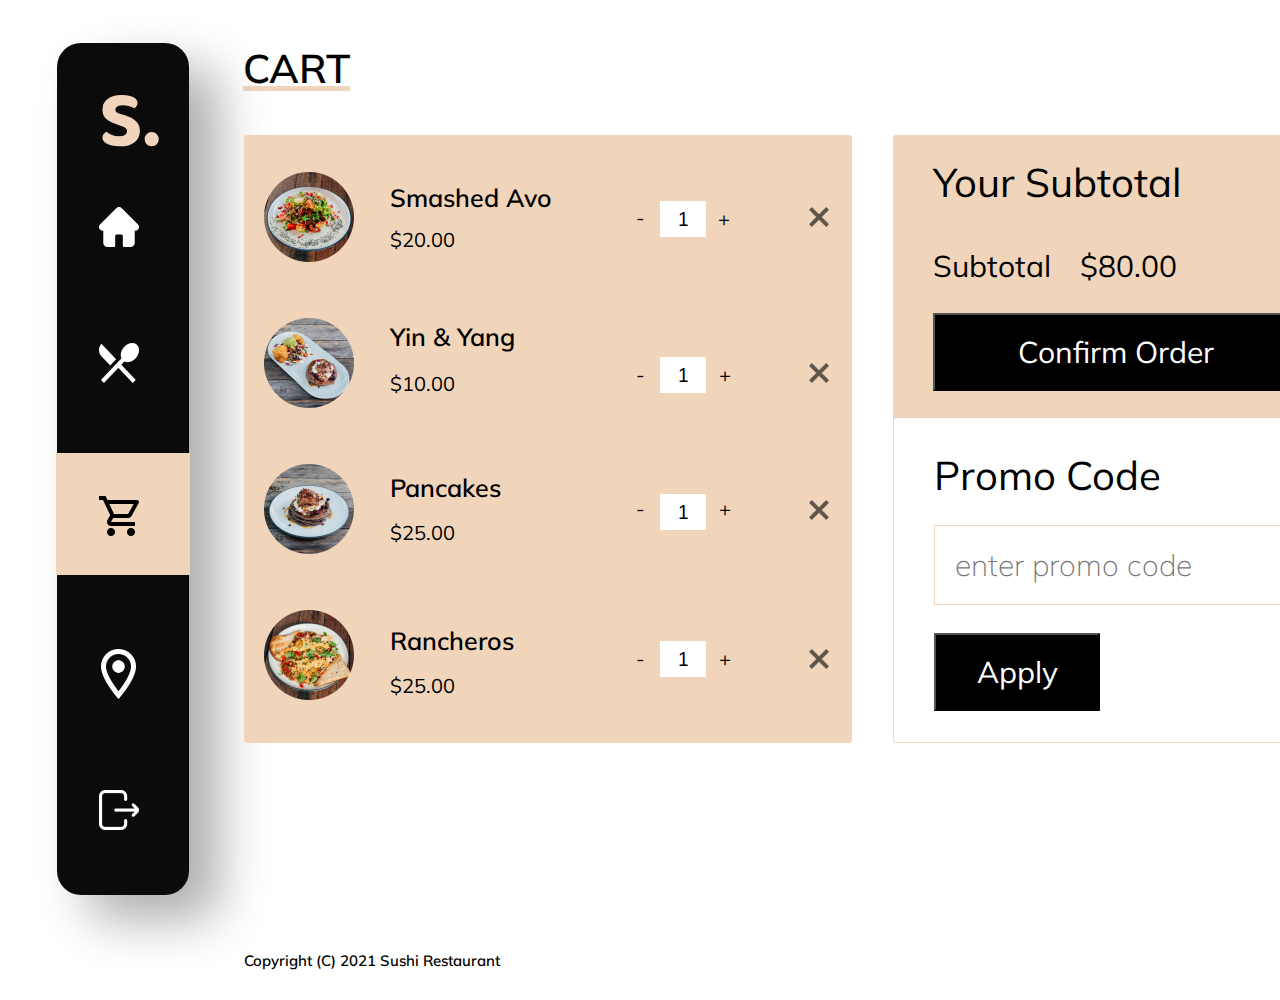
<file: cart.html>
<!DOCTYPE html>
<html lang="en">
<head>
    <meta charset="UTF-8">
    <meta http-equiv="X-UA-Compatible" content="IE=edge">
    <meta name="viewport" content="width=device-width, initial-scale=1.0">

    <!--My CSS-->
    <link rel="stylesheet" href="cart/style.css">

    <title>Your Sushi Cart (SH-IT_Task2)</title>
</head>
<body>
    <main class="container">
        <div>
            <header>
                <div>CART</div>
            </header>
        </div>

        <section class="menu">
            <div class="icon1">
                <h1>S.</h1>
            </div>

            <div class="icon2">
                <a href="index.html"><img src="images/Vector.png" alt="Homepage"></a>
            </div>

            <div class="icon3">
                <a href="menu.html"><img src="images/restaurant_menu_24px_2.png" alt="Menu"></a>
            </div>

            <div class="icon4">
                <div class="highlight">
                    <a href="cart.html"><img src="images/shopping_cart_24px_2.png" alt="Your Cart"></a>
                </div>
            </div>

            <div class="icon5">
                <a href="#"><img src="images/place_24px.png" alt="Maps"></a>
            </div>

            <div class="icon6">
                <a href="#"><img src="images/Group 7.png" alt="Log Out"></a>
            </div>
            </section>

            <section class="cart-items">
                <div class="cart-catalogue">
                    <div class="Smashed-Avo">
                        <img src="images/Ellipse 5.png">
                        
                        <div class="price">
                            <tag>Smashed Avo</tag>
                            <p>$20.00</p>
                        </div>

                        <div class="quantity">
                            <div></div>
                            <p id="one">1</p>
                            <p id="minus">-</p>
                            <p id="plus">+</p>
                        </div>

                        <div class="cancel">
                            <img src="images/Path.png">
                        </div>
                    </div>

                    <div class="Yin-Yang">
                        <img src="images/Ellipse 6.png">
                        
                        <div class="price">
                            <tag>Yin & Yang</tag>
                            <p>$10.00</p>
                        </div>

                        <div class="quantity">
                            <div></div>
                            <p id="one">1</p>
                            <p id="minus">-</p>
                            <p id="plus">+</p>
                        </div>

                        <div class="cancel">
                            <img src="images/Path.png">
                        </div>
                    </div>

                    <div class="Pancakes">
                        <img src="images/Ellipse 7.png">
                        
                        <div class="price">
                            <tag>Pancakes</tag>
                            <p>$25.00</p>
                        </div>

                        <div class="quantity">
                            <div></div>
                            <p id="one">1</p>
                            <p id="minus">-</p>
                            <p id="plus">+</p>
                        </div>

                        <div class="cancel">
                            <img src="images/Path.png">
                        </div>
                    </div>

                    <div class="Ranchero">
                        <img src="images/Ellipse 8.png">
                        
                        <div class="price">
                            <tag>Rancheros</tag>
                            <p>$25.00</p>
                        </div>

                        <div class="quantity">
                            <div></div>
                            <p id="one">1</p>
                            <p id="minus">-</p>
                            <p id="plus">+</p>
                        </div>

                        <div class="cancel">
                            <img src="images/Path.png">
                        </div>
                    </div>
                </div>

                <div class="subtotal">
                    <h1>Your Subtotal</h1>
                    <div class="order"><p id="text">Subtotal</p> <p id="dollar">$80.00</p></div>
                    <button>Confirm Order</button>
                </div>

                <div class="promocode">
                    <h1>Promo Code</h1>
                        <form>
                            <input class="order" type="text" placeholder="enter promo code">
                        </form>
                    <button>Apply</button>
                </div>
            </section>

            <footer>Copyright (C) 2021 Sushi Restaurant</footer>
    </main>
</body>
</html>
</file>
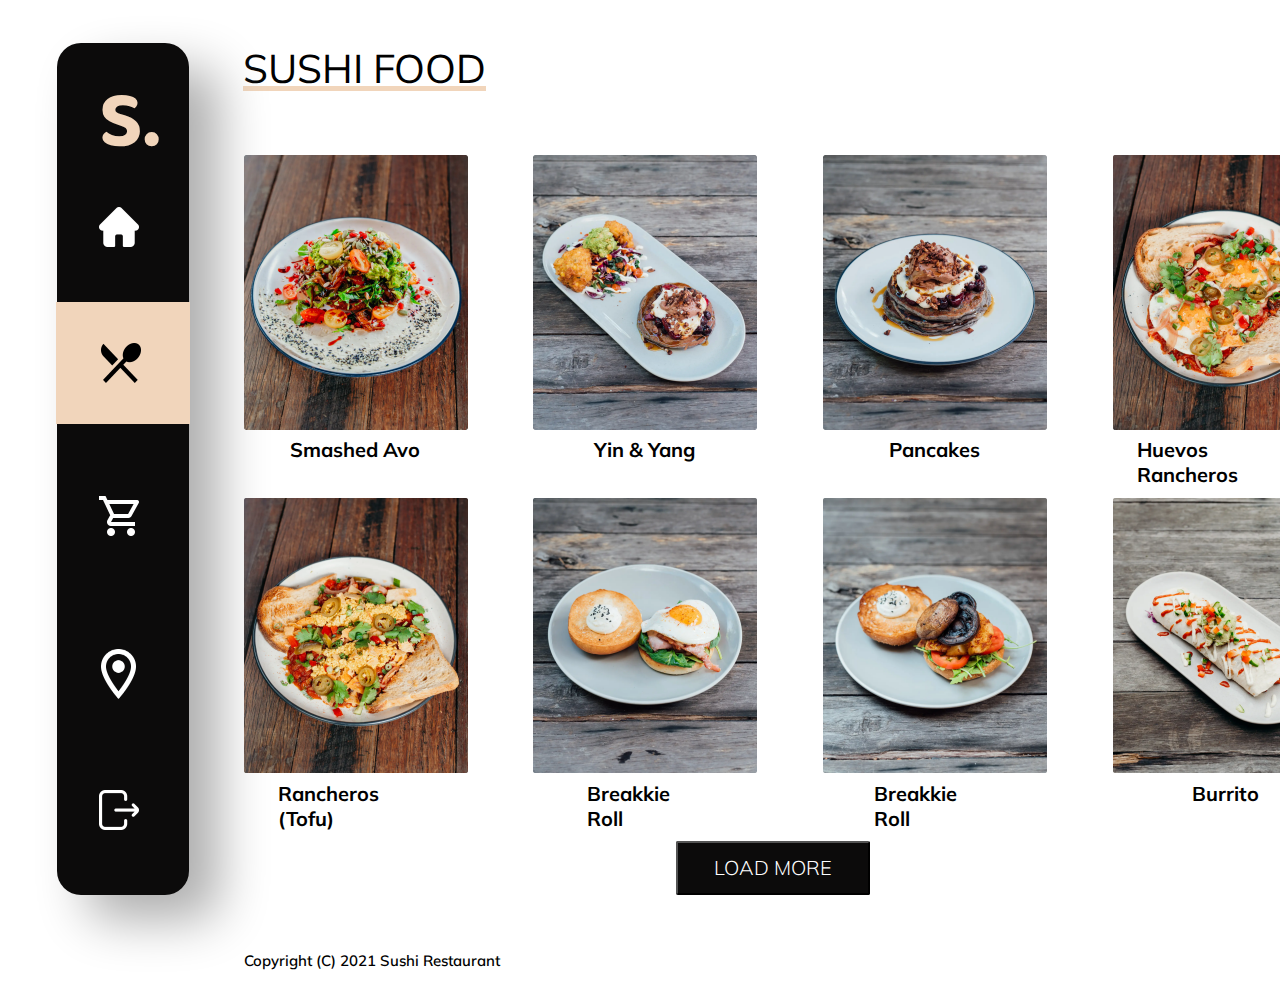
<file: menu.html>
<!DOCTYPE html>
<html lang="en">
<head>
    <meta charset="UTF-8">
    <meta http-equiv="X-UA-Compatible" content="IE=edge">
    <meta name="viewport" content="width=device-width, initial-scale=1.0">
    
    <!--My CSS-->
    <link rel="stylesheet" href="menu/style.css">

    <title>Sushi Food Menu (SH-IT_Task2)</title>
</head>
<body>
    <main class="container">
        <div>
            <header>
                <div>SUSHI FOOD</div>
            </header>
        </div>

        <section class="food-items">
                <div class="Smashed-Avo"> 
                   <div class="item1"></div>
                   <h2>Smashed Avo</h2>
                </div>

                <div class="Yin-Yang"> 
                    <div class="item2"></div>
                    <h2>Yin & Yang</h2>
                </div>

                <div class="Pancakes"> 
                    <div class="item3"></div>
                    <h2>Pancakes</h2>
                </div>

                <div class="Huevos-Rancheros"> 
                    <div class="item4"></div>
                    <h2>Huevos Rancheros</h2>
                </div>

                <div class="tofu"> 
                    <div class="item5"></div>
                    <h2>Rancheros (Tofu)</h2>
                </div>

                <div class="Breakkie-Roll"> 
                    <div class="item6"></div>
                    <h2>Breakkie Roll</h2>
                </div>

                <div class="Breakkie-Roll2"> 
                    <div class="item7"></div>
                    <h2>Breakkie Roll</h2>
                </div>

                <div class="Burrito"> 
                    <div class="item8"></div>
                    <h2>Burrito</h2>
                </div>
            </section>
            
                    <button>LOAD MORE</button>


        <section class="menu">
            <div class="icon1">
                <h1>S.</h1>
            </div>

            <div class="icon2">
                <a href="index.html"><img src="images/Vector.png" alt="Homepage"></a>
            </div>

            <div class="icon3">
                <div class="highlight">
                <a href="menu.html"><img src="images/restaurant_menu_24px.png" alt="Menu"></a>
                </div>
            </div>

            <div class="icon4">
                <a href="cart.html"><img src="images/shopping_cart_24px.png" alt="Your Cart"></a>
            </div>

            <div class="icon5">
                <a href="#"><img src="images/place_24px.png" alt="Maps"></a>
            </div>

            <div class="icon6">
                <a href="#"><img src="images/Group 7.png" alt="Log Out"></a>
            </div>
            </section>

            <footer>Copyright (C) 2021 Sushi Restaurant</footer>
    </main>
</body>
</html>
</file>
<file: cart/style.css>
@font-face {
    font-family: 'Baloo Bhai';
    src: url(fonts/BalooBhai2-Bold.ttf);
}

@font-face {
    font-family: 'Mulish';
    src: url(fonts/Mulish-VariableFont_wght.ttf);
}

@media screen and (max-width: 576px) {
    .container, .header, .food-items, .menu{
        padding: 20px;
    }
}

* {
    margin: 0;
    padding: 0;
}

.container {
    width: 1440px;
    height: 1000px;
    display: flex;
    align-items: center;
    justify-content: center;
    background: white;
    background-size: cover;
}

header {
    position: absolute;
    width: 1095px;
    height: 111px;
    left: 243px;
    top: 43px;
    font-size: 40px;
    font-family: 'Mulish';
    font-weight: 600;
    text-decoration: underline solid #F1D5BB 5px;
}

header div {
    width: 135px;
    height: 63px;
}

.menu {
    box-sizing: border-box;
    position: absolute;
    width: 132px;
    height: 852px;
    align-content: center;
    justify-content: center;
    left: 57px;
    top: 43px;
    background: #0C0B0B;
    border-radius: 24px;
    box-shadow: 30px 25px 50px rgb(174,174,174);
}

.menu .icon1 {
    position: absolute;
    width: 50px;
    height: 40px;
    left: 42.12px;
    top: 15.65px;
    font-family: 'Baloo Bhai';
    font-style: normal;
    font-weight: 1500px;
    font-size: 40px;
    color: #F1D5BB;
    cursor: pointer;
}

.menu .icon2 img {
    box-sizing: border-box;
    position: absolute;
    width: 40px;
    height: 40px;
    left: 42px;
    top: 164px;
    cursor: pointer;
}

.menu .icon3 img {
    position: absolute;
    width: 40px;
    height: 40px;
    left: 42px;
    top: 300px;
    cursor: pointer;
}

.menu .icon4 .highlight {
    position: absolute;
    width: 134px;
    height: 122px;
    top: 410px;
    left: -1px;
    cursor: pointer;
    background-color: #F1D5BB;
    box-shadow: 7px 0px 0px 0px 0px rgb(15, 15, 15);
}

.menu .icon4 .highlight img {
    position: absolute;
    width: 40px;
    height: 40px;
    left: 43px;
    top: 43px;
    cursor: pointer;
}

.menu .icon5 img {
    position: absolute;
    width: 35px;
    height: 50px;
    left: 44px;
    top: 606px;
    cursor: pointer;
}

.menu .icon6 img {
    position: absolute;
    width: 40px;
    height: 40px;
    left: 42px;
    top: 747px;
    cursor: pointer;
}

.cart-items .cart-catalogue {
    position: absolute;
    width: 608px;
    height: 608px;
    left: 244px;
    top: 135px;
    background: #F1D5BB;
    border-radius: 3px;
}

.cart-items .cart-catalogue .Smashed-Avo img {
    position: absolute;
    width: 90px;
    height: 90px;
    left: 20px;
    top: 37px;
}

.cart-items .cart-catalogue .Smashed-Avo .price {
    position: absolute;
    width: 162px;
    height: 31px;
    left: 146px;
    top: 47px;
    font-family: 'Mulish';
    font-weight: 600;
}

.cart-items .cart-catalogue .Smashed-Avo .price tag {
    font-size: 25px;
}

.cart-items .cart-catalogue .Smashed-Avo .price p {
    width: 65px;
    height: 25px;
    font-weight: 400;
    font-size: 20px;
    margin-top: 14px;
}

.cart-items .cart-catalogue .Smashed-Avo .quantity div {
    position: absolute;
    width: 46px;
    height: 36px;
    left: 416px;
    top: 66px;
    background-color: white;
}

.cart-items .cart-catalogue .Smashed-Avo .quantity #one {
    position: absolute;
    width: 12px;
    height: 25px;
    left: 433px;
    top: 71px;
    font-family: 'Mulish';
    font-weight: 400;
    font-size: 20px;
}

.cart-items .cart-catalogue .Smashed-Avo .quantity #minus {
    position: absolute;
    width: 12px;
    height: 25px;
    left: 392px;
    top: 70px;
    font-family: 'Mulish';
    font-weight: 400;
    font-size: 20px;
    cursor: pointer;
}

.cart-items .cart-catalogue .Smashed-Avo .quantity #plus {
    position: absolute;
    width: 12px;
    height: 25px;
    left: 474px;
    top: 71px;
    font-family: 'Mulish';
    font-weight: 400;
    font-size: 20px;
    cursor: pointer;
}

.cart-items .cart-catalogue .Smashed-Avo .cancel img {
    position: absolute;
    width: 20px;
    height: 20px;
    left: 565px;
    top: 72px;
    cursor: pointer;
}

.cart-items .cart-catalogue .Yin-Yang img {
    position: absolute;
    width: 90px;
    height: 90px;
    top: 183px;
    left: 20px;
}

.cart-items .cart-catalogue .Yin-Yang .price {
    position: absolute;
    width: 126px;
    height: 31px;
    top: 186px;
    left: 146px;
    font-family: 'Mulish';
}

.cart-items .cart-catalogue .Yin-Yang .price tag {
    font-size: 25px;
    font-weight: 600;
    top: 186px;
}

.cart-items .cart-catalogue .Yin-Yang .price p {
    width: 65px;
    height: 25px;
    font-weight: 400;
    font-size: 20px;
    top: 236px;
    margin-top: 19px;
}

.cart-items .cart-catalogue .Yin-Yang .quantity div {
    position: absolute;
    width: 46px;
    height: 36px;
    left: 416px;
    top: 222px;
    background-color: white;
}

.cart-items .cart-catalogue .Yin-Yang .quantity #one {
    position: absolute;
    width: 12px;
    height: 25px;
    left: 433px;
    top: 227px;
    font-family: 'Mulish';
    font-weight: 400;
    font-size: 20px;
}

.cart-items .cart-catalogue .Yin-Yang .quantity #minus {
    position: absolute;
    width: 12px;
    height: 25px;
    left: 392px;
    top: 227px;
    font-family: 'Mulish';
    font-weight: 400;
    font-size: 20px;
    cursor: pointer;
}

.cart-items .cart-catalogue .Yin-Yang .quantity #plus {
    position: absolute;
    width: 12px;
    height: 25px;
    left: 475px;
    top: 227px;
    font-family: 'Mulish';
    font-weight: 400;
    font-size: 20px;
    cursor: pointer;
}

.cart-items .cart-catalogue .Yin-Yang .cancel img {
    position: absolute;
    width: 20px;
    height: 20px;
    left: 565px;
    top: 228px;
    cursor: pointer;
}

.cart-items .cart-catalogue .Pancakes img {
    position: absolute;
    width: 90px;
    height: 90px;
    top: 329px;
    left: 20px;
}

.cart-items .cart-catalogue .Pancakes .price {
    position: absolute;
    width: 126px;
    height: 31px;
    top: 337px;
    left: 146px;
    font-family: 'Mulish';
}

.cart-items .cart-catalogue .Pancakes .price tag {
    font-size: 25px;
    font-weight: 600;
}

.cart-items .cart-catalogue .Pancakes .price p {
    width: 65px;
    height: 25px;
    font-weight: 400;
    font-size: 20px;
    margin-top: 17px;
}

.cart-items .cart-catalogue .Pancakes .quantity div {
    position: absolute;
    width: 46px;
    height: 36px;
    left: 416px;
    top: 359px;
    background-color: white;
}

.cart-items .cart-catalogue .Pancakes .quantity #one {
    position: absolute;
    width: 12px;
    height: 25px;
    left: 433px;
    top: 364px;
    font-family: 'Mulish';
    font-weight: 400;
    font-size: 20px;
}

.cart-items .cart-catalogue .Pancakes .quantity #minus {
    position: absolute;
    width: 12px;
    height: 25px;
    left: 392px;
    top: 361px;
    font-family: 'Mulish';
    font-weight: 400;
    font-size: 20px;
    cursor: pointer;
}

.cart-items .cart-catalogue .Pancakes .quantity #plus {
    position: absolute;
    width: 12px;
    height: 25px;
    left: 475px;
    top: 361px;
    font-family: 'Mulish';
    font-weight: 400;
    font-size: 20px;
    cursor: pointer;
}

.cart-items .cart-catalogue .Pancakes .cancel img {
    position: absolute;
    width: 20px;
    height: 20px;
    left: 565px;
    top: 365px;
    cursor: pointer;
}

.cart-items .cart-catalogue .Ranchero img {
    position: absolute;
    width: 90px;
    height: 90px;
    top: 475px;
    left: 20px;
}

.cart-items .cart-catalogue .Ranchero .price {
    position: absolute;
    width: 126px;
    height: 31px;
    top: 490px;
    left: 146px;
    font-family: 'Mulish';
}

.cart-items .cart-catalogue .Ranchero .price tag {
    font-size: 25px;
    font-weight: 600;
}

.cart-items .cart-catalogue .Ranchero .price p {
    width: 65px;
    height: 25px;
    font-weight: 400;
    font-size: 20px;
    margin-top: 17px;
}
.cart-items .cart-catalogue .Ranchero .quantity div {
    position: absolute;
    width: 46px;
    height: 36px;
    left: 416px;
    top: 506px;
    background-color: white;
}

.cart-items .cart-catalogue .Ranchero .quantity #one {
    position: absolute;
    width: 12px;
    height: 25px;
    left: 433px;
    top: 511px;
    font-family: 'Mulish';
    font-weight: 400;
    font-size: 20px;
}

.cart-items .cart-catalogue .Ranchero .quantity #minus {
    position: absolute;
    width: 12px;
    height: 25px;
    left: 392px;
    top: 511px;
    font-family: 'Mulish';
    font-weight: 400;
    font-size: 20px;
    cursor: pointer;
}

.cart-items .cart-catalogue .Ranchero .quantity #plus {
    position: absolute;
    width: 12px;
    height: 25px;
    left: 475px;
    top: 511px;
    font-family: 'Mulish';
    font-weight: 400;
    font-size: 20px;
    cursor: pointer;
}


.cart-items .cart-catalogue .Ranchero .cancel img {
    position: absolute;
    width: 20px;
    height: 20px;
    left: 565px;
    top: 514px;
    cursor: pointer;
}

.subtotal {
    position: absolute;
    width: 443px;
    height: 286px;
    top: 135px;
    left: 893px;
    background-color: #F1D5BB;
    font-family: 'Mulish';
    border-radius: 3px;
}

.subtotal h1 {
    position: absolute;
    width: 249px;
    height: 50px;
    left: 40px;
    top: 22px;
    font-weight: 400;
    font-size: 40px;
}

.subtotal .order {
    position: absolute;
    display: flex;
    left: 40px;
    top: 112px;
    font-weight: 400;
    font-size: 30px;
}

.subtotal .order #text {
    width: 147px;
    height: 38px;
}

.subtotal .order #dollar {
    width: 97px;
    height: 38px;
}

.subtotal button {
    position: absolute;
    width: 365px;
    height: 78px;
    left: 40px;
    top: 178px;
    font-family: 'Mulish';
    font-weight: 400;
    font-size: 30px;
    background-color: #000000;
    color: white;
    cursor: pointer;
}

.promocode {
    box-sizing: border-box;
    position: absolute;
    width: 443px;
    height: 326px;
    left: 893px;
    top: 417px;
    background: #FFFFFF;
    border: 1px solid #F1D5BB;
    border-radius: 3px;
}

.promocode h1 {
    position: absolute;
    width: 227px;
    height: 50px;
    left: 40px;
    top: 32px;
    font-family: 'Mulish';
    font-weight: 400;
    font-size: 40px;
}

.promocode form .order {
    position: absolute;
    width: 345px;
    height: 38px;
    padding-left: 20px;
    padding-top: 20px;
    padding-bottom: 20px;
    left: 40px;
    top: 107px;
    border: solid 1px #F1D5BB;
    color: rgba(0, 0, 0, 0.6);
    font-family: 'Mulish';
    font-weight: 200;
    font-size: 30px;
}

.promocode button {
    position: absolute;
    width: 166px;
    height: 78px;
    left: 40px;
    top: 215px;
    background-color: #000000;
    color: white;
    font-family: 'Mulish';
    font-weight: 400;
    font-size: 30px;
    cursor: pointer;
}

footer {
    position: absolute;
    width: 300px;
    height: 19px;
    left: 244px;
    top: 951px;
    font-family: 'Mulish';
    font-weight: 600;
    font-size: 15px;
}
</file>
<file: menu/style.css>
@font-face {
    font-family: 'Baloo Bhai';
    src: url(fonts/BalooBhai2-Bold.ttf);
}

@font-face {
    font-family: 'Mulish';
    src: url(fonts/Mulish-VariableFont_wght.ttf);
}

@media screen and (max-width: 576px) {
    .container, .header, .food-items, .menu{
        padding: 20px;
    }
}

* {
    margin: 0;
    padding: 0;
}

.container {
    width: 1440px;
    height: 1000px;
    display: flex;
    align-items: center;
    justify-content: center;
    background: white;
    background-size: cover;
}

header {
    position: absolute;
    width: 1095px;
    height: 111px;
    left: 243px;
    top: 43px;
    font-size: 40px;
    font-family: 'Mulish';
    font-weight: 400;
    text-decoration: underline solid #F1D5BB 5px;
}

header div {
    width: 306px;
    height: 63px;
}

.food-items {
    position: absolute;
    width: 1095px;
    height: 652px;
    left: 243px;
    top: 154px;
}

.food-items .Smashed-Avo, 
.food-items .Yin-Yang, 
.food-items .Pancakes, 
.food-items .Huevos-Rancheros, 
.food-items .tofu, 
.food-items .Breakkie-Roll, 
.food-items .Breakkie-Roll2, 
.food-items .Burrito {
    cursor: pointer;
}

.food-items .Smashed-Avo .item1 {
    position: absolute;
    width: 224px;
    height: 275px;
    left: 1px;
    top: 1px;
    background: url(images/Rectangle\ 9\ \(1\).png);
    background-size: contain;
    border-radius: 2px;
}

.food-items .Smashed-Avo h2 {
    position: absolute;
    align-items: center;
    width: 130px;
    height: 25px;
    left: 47px;
    top: 283px;
    font-family: 'Mulish';
    font-size: 20px;
}

.food-items .Yin-Yang .item2 {
    position: absolute;
    width: 224px;
    height: 275px;
    left: 290px;
    top: 1px;
    background: url(images/Rectangle\ 10.png);
    background-size: contain;
    border-radius: 2px;
}

.food-items .Yin-Yang h2 {
    position: absolute;
    align-items: center;
    width: 101px;
    height: 25px;
    left: 351px;
    top: 283px;
    font-family: 'Mulish';
    font-size: 20px;
}

.food-items .Pancakes .item3 {
    position: absolute;
    width: 224px;
    height: 275px;
    left: 580px;
    top: 1px;
    background: url(images/Rectangle\ 11.png);
    background-size: contain;
    border-radius: 2px;
}

.food-items .Pancakes h2 {
    position: absolute;
    align-items: center;
    width: 91px;
    height: 25px;
    left: 646px;
    top: 283px;
    font-family: 'Mulish';
    font-size: 20px;
}

.food-items .Huevos-Rancheros .item4 {
    position: absolute;
    width: 224px;
    height: 275px;
    left: 870px;
    top: 1px;
    background: url(images/Rectangle\ 12.png);
    background-size: contain;
}

.food-items .Huevos-Rancheros h2 {
    position: absolute;
    align-items: center;
    width: 176px;
    height: 25px;
    left: 894px;
    top: 283px;
    font-family: 'Mulish';
    font-size: 20px;
}

.food-items .tofu .item5 {
    position: absolute;
    width: 224px;
    height: 275px;
    left: 1px;
    top: 344px;
    background: url(images/Rectangle\ 13.png);
    background-size: contain;
}

.food-items .tofu h2 {
    position: absolute;
    align-items: center;
    width: 161px;
    height: 25px;
    left: 35px;
    top: 627px;
    font-family: 'Mulish';
    font-size: 20px;
}

.food-items .Breakkie-Roll .item6 {
    position: absolute;
    width: 224px;
    height: 275px;
    left: 290px;
    top: 344px;
    background: url(images/Rectangle\ 14.png);
    background-size: contain;
}

.food-items .Breakkie-Roll h2 {
    position: absolute;
    align-items: center;
    width: 123px;
    height: 25px;
    left: 344px;
    top: 627px;
    font-family: 'Mulish';
    font-size: 20px;
}

.food-items .Breakkie-Roll2 .item7 {
    position: absolute;
    width: 224px;
    height: 275px;
    left: 580px;
    top: 344px;
    background: url(images/Rectangle\ 15.png);
    background-size: contain;
}

.food-items .Breakkie-Roll2 h2 {
    position: absolute;
    align-items: center;
    width: 123px;
    height: 25px;
    left: 631px;
    top: 627px;
    font-family: 'Mulish';
    font-size: 20px;
}

.food-items .Burrito .item8 {
    position: absolute;
    width: 224px;
    height: 275px;
    left: 870px;
    top: 344px;
    background: url(images/Rectangle\ 16.png);
    background-size: contain;
}

.food-items .Burrito h2 {
    position: absolute;
    align-items: center;
    width: 65px;
    height: 25px;
    left: 949px;
    top: 627px;
    font-family: 'Mulish';
    font-size: 20px;
}

button {
    position: absolute;
    width: 194px;
    height: 54px;
    top: 841px;
    left: 676px;
    background: #0C0B0B;
    border-radius: 2px;
    font-family: 'Mulish';
    font-style: normal;
    font-weight: 300;
    font-size: 20px;
    line-height: 25.1px;
    color: white;
    cursor: pointer;
}

.menu {
    box-sizing: border-box;
    position: absolute;
    width: 132px;
    height: 852px;
    align-content: center;
    justify-content: center;
    left: 57px;
    top: 43px;
    background: #0C0B0B;
    border-radius: 24px;
    box-shadow: 30px 25px 50px rgb(174,174,174);
}

.menu .icon1 {
    position: absolute;
    width: 50px;
    height: 40px;
    left: 42.12px;
    top: 15.65px;
    font-family: 'Baloo Bhai';
    font-style: normal;
    font-weight: 1500px;
    font-size: 40px;
    color: #F1D5BB;
    cursor: pointer;
}

.menu .icon2 img {
    box-sizing: border-box;
    position: absolute;
    width: 40px;
    height: 40px;
    left: 42px;
    top: 164px;
    cursor: pointer;
}

.menu .icon3 .highlight {
    position: absolute;
    width: 134px;
    height: 122px;
    top: 259px;
    left: -1px;
    cursor: pointer;
    background-color: #F1D5BB;
    box-shadow: 7px 0px 0px 0px 0px rgb(15, 15, 15);
}

.menu .icon3 .highlight img {
    position: absolute;
    width: 40px;
    height: 40px;
    left: 45.01px;
    top: 41px;
}

.menu .icon4 img {
    position: absolute;
    width: 40px;
    height: 40px;
    left: 42px;
    top: 453px;
    cursor: pointer;
}

.menu .icon5 img {
    position: absolute;
    width: 35px;
    height: 50px;
    left: 44px;
    top: 606px;
    cursor: pointer;
}

.menu .icon6 img {
    position: absolute;
    width: 40px;
    height: 40px;
    left: 42px;
    top: 747px;
    cursor: pointer;
}

footer {
    position: absolute;
    width: 300px;
    height: 19px;
    left: 244px;
    top: 951px;
    font-family: 'Mulish';
    font-weight: 600;
    font-size: 15px;
}
</file>
